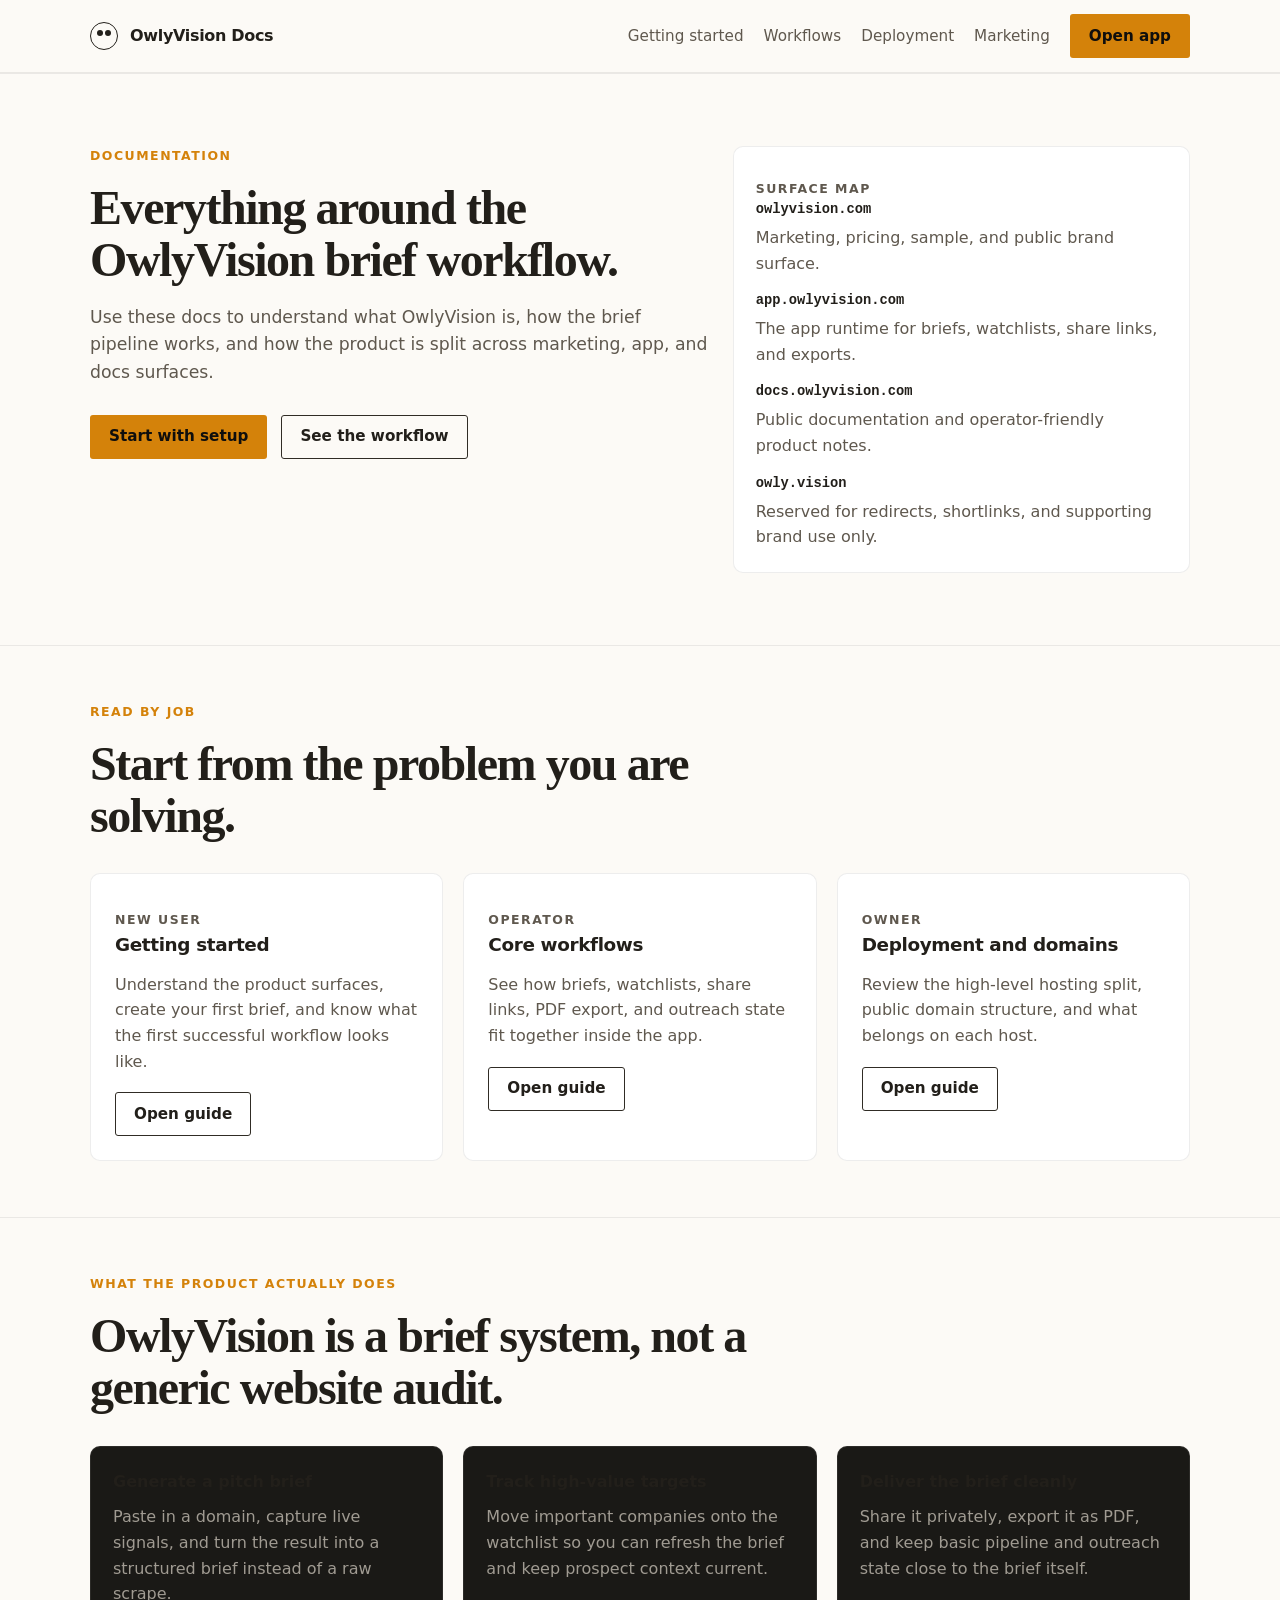
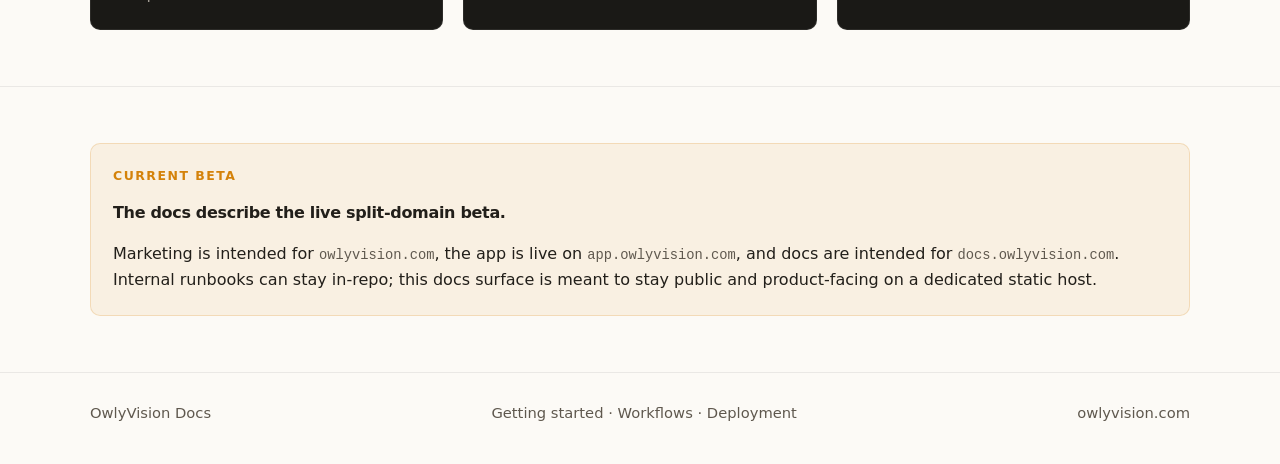
<file: index.html>
<!DOCTYPE html>
<html lang="en">
<head>
  <meta charset="utf-8">
  <meta name="viewport" content="width=device-width, initial-scale=1">
  <title>OwlyVision Docs</title>
  <meta name="description" content="Public documentation for OwlyVision: product overview, workflows, and deployment notes.">
  <meta name="robots" content="index, follow">
  <link rel="canonical" href="https://docs.owlyvision.com/">
  <link rel="icon" href="/favicon.svg" type="image/svg+xml">
  <link rel="stylesheet" href="/styles.css">
</head>
<body class="page--light docs-page">
  <div class="site-shell">
    <header class="topbar">
      <div class="container topbar__inner">
        <a class="brand brand--ink" href="./" aria-label="OwlyVision docs home">
          <span class="brand__mark" aria-hidden="true"></span>
          <span class="brand__word">OwlyVision Docs</span>
        </a>
        <nav class="topbar__nav" aria-label="Documentation">
          <a href="getting-started">Getting started</a>
          <a href="workflows">Workflows</a>
          <a href="deployment">Deployment</a>
          <a href="https://owlyvision.com/">Marketing</a>
          <a class="button button--primary" href="https://app.owlyvision.com/app/index.html">Open app</a>
        </nav>
      </div>
    </header>

    <main>
      <section class="page-section docs-hero">
        <div class="container">
          <div class="docs-hero__grid">
            <div class="docs-hero__content">
              <p class="eyebrow">Documentation</p>
              <h1 class="section-title">Everything around the OwlyVision brief workflow.</h1>
              <p class="section-lead">Use these docs to understand what OwlyVision is, how the brief pipeline works, and how the product is split across marketing, app, and docs surfaces.</p>
              <div class="cta-cluster">
                <a class="button button--primary" href="getting-started">Start with setup</a>
                <a class="button button--secondary" href="workflows">See the workflow</a>
              </div>
            </div>
            <aside class="panel docs-highlight">
              <p class="preview-label">Surface map</p>
              <ul class="docs-link-list">
                <li><strong>owlyvision.com</strong><span>Marketing, pricing, sample, and public brand surface.</span></li>
                <li><strong>app.owlyvision.com</strong><span>The app runtime for briefs, watchlists, share links, and exports.</span></li>
                <li><strong>docs.owlyvision.com</strong><span>Public documentation and operator-friendly product notes.</span></li>
                <li><strong>owly.vision</strong><span>Reserved for redirects, shortlinks, and supporting brand use only.</span></li>
              </ul>
            </aside>
          </div>
        </div>
      </section>

      <section class="page-section page-section--tight">
        <div class="container">
          <div class="section-header">
            <p class="eyebrow">Read by job</p>
            <h2 class="section-title">Start from the problem you are solving.</h2>
          </div>
          <div class="docs-card-grid">
            <article class="docs-card">
              <p class="preview-label">New user</p>
              <h3>Getting started</h3>
              <p>Understand the product surfaces, create your first brief, and know what the first successful workflow looks like.</p>
              <a class="button button--secondary" href="getting-started">Open guide</a>
            </article>
            <article class="docs-card">
              <p class="preview-label">Operator</p>
              <h3>Core workflows</h3>
              <p>See how briefs, watchlists, share links, PDF export, and outreach state fit together inside the app.</p>
              <a class="button button--secondary" href="workflows">Open guide</a>
            </article>
            <article class="docs-card">
              <p class="preview-label">Owner</p>
              <h3>Deployment and domains</h3>
              <p>Review the high-level hosting split, public domain structure, and what belongs on each host.</p>
              <a class="button button--secondary" href="deployment">Open guide</a>
            </article>
          </div>
        </div>
      </section>

      <section class="page-section page-section--tight">
        <div class="container">
          <div class="section-header">
            <p class="eyebrow">What the product actually does</p>
            <h2 class="section-title">OwlyVision is a brief system, not a generic website audit.</h2>
          </div>
          <div class="section-grid">
            <article class="feature-card">
              <h3>Generate a pitch brief</h3>
              <p>Paste in a domain, capture live signals, and turn the result into a structured brief instead of a raw scrape.</p>
            </article>
            <article class="feature-card">
              <h3>Track high-value targets</h3>
              <p>Move important companies onto the watchlist so you can refresh the brief and keep prospect context current.</p>
            </article>
            <article class="feature-card">
              <h3>Deliver the brief cleanly</h3>
              <p>Share it privately, export it as PDF, and keep basic pipeline and outreach state close to the brief itself.</p>
            </article>
          </div>
        </div>
      </section>

      <section class="page-section page-section--tight">
        <div class="container">
          <div class="docs-callout">
            <p class="preview-label">Current beta</p>
            <h2 class="panel-title">The docs describe the live split-domain beta.</h2>
            <p>Marketing is intended for <span class="mono">owlyvision.com</span>, the app is live on <span class="mono">app.owlyvision.com</span>, and docs are intended for <span class="mono">docs.owlyvision.com</span>. Internal runbooks can stay in-repo; this docs surface is meant to stay public and product-facing on a dedicated static host.</p>
          </div>
        </div>
      </section>
    </main>

    <footer class="footer">
      <div class="container footer__inner">
        <div>OwlyVision Docs</div>
        <div><a href="getting-started">Getting started</a> · <a href="workflows">Workflows</a> · <a href="deployment">Deployment</a></div>
        <div><a href="https://owlyvision.com/">owlyvision.com</a></div>
      </div>
    </footer>
  </div>
</body>
</html>
</file>
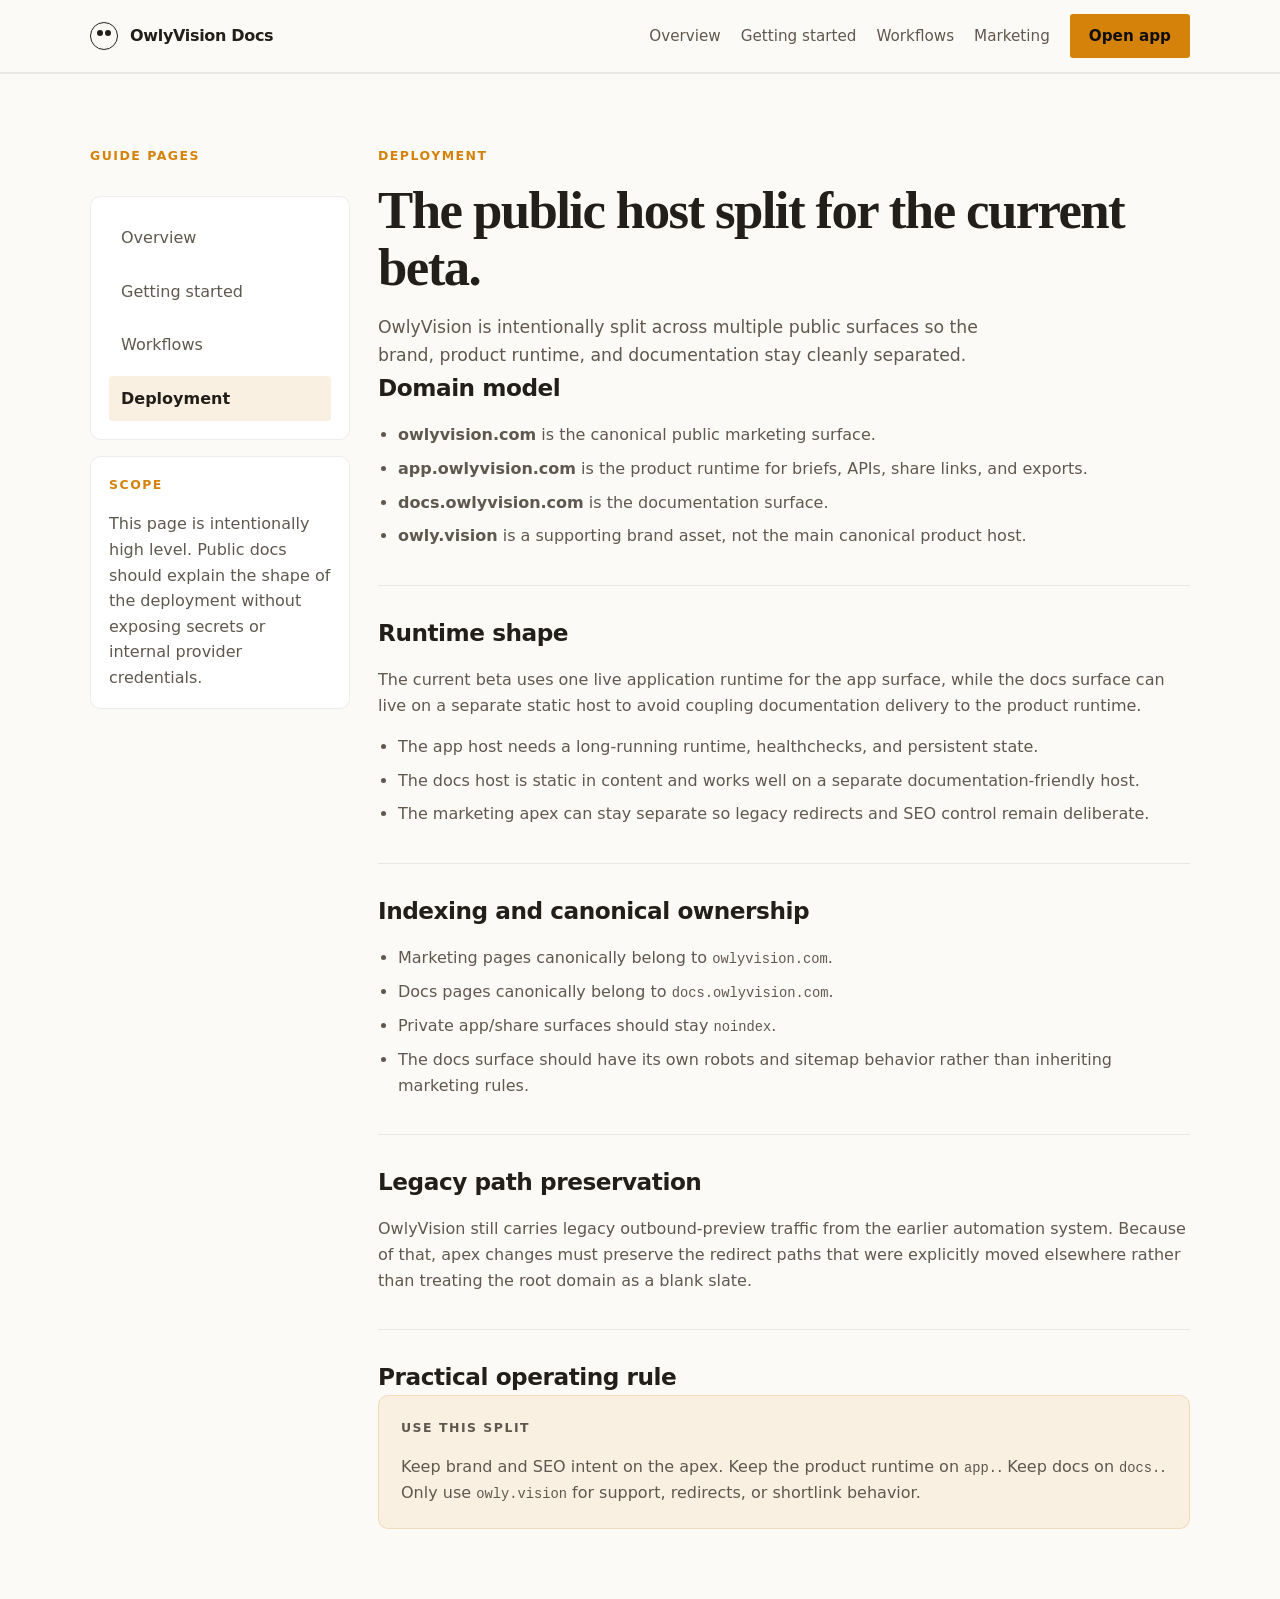
<file: deployment.html>
<!DOCTYPE html>
<html lang="en">
<head>
  <meta charset="utf-8">
  <meta name="viewport" content="width=device-width, initial-scale=1">
  <title>Deployment — OwlyVision Docs</title>
  <meta name="description" content="High-level deployment and domain model for the OwlyVision beta.">
  <meta name="robots" content="index, follow">
  <link rel="canonical" href="https://docs.owlyvision.com/deployment">
  <link rel="icon" href="/favicon.svg" type="image/svg+xml">
  <link rel="stylesheet" href="/styles.css">
</head>
<body class="page--light docs-page">
  <div class="site-shell">
    <header class="topbar">
      <div class="container topbar__inner">
        <a class="brand brand--ink" href="./" aria-label="OwlyVision docs home">
          <span class="brand__mark" aria-hidden="true"></span>
          <span class="brand__word">OwlyVision Docs</span>
        </a>
        <nav class="topbar__nav" aria-label="Documentation">
          <a href="./">Overview</a>
          <a href="getting-started">Getting started</a>
          <a href="workflows">Workflows</a>
          <a href="https://owlyvision.com/">Marketing</a>
          <a class="button button--primary" href="https://app.owlyvision.com/app/index.html">Open app</a>
        </nav>
      </div>
    </header>

    <main class="page-section">
      <div class="container docs-shell">
        <aside class="docs-sidebar">
          <p class="preview-label">Guide pages</p>
          <nav class="docs-sidebar__nav" aria-label="Guide pages">
            <a href="./">Overview</a>
            <a href="getting-started">Getting started</a>
            <a href="workflows">Workflows</a>
            <a class="is-active" href="deployment" aria-current="page">Deployment</a>
          </nav>
          <div class="docs-sidebar__panel">
            <p class="preview-label">Scope</p>
            <p>This page is intentionally high level. Public docs should explain the shape of the deployment without exposing secrets or internal provider credentials.</p>
          </div>
        </aside>

        <article class="docs-article">
          <p class="eyebrow">Deployment</p>
          <h1 class="page-title">The public host split for the current beta.</h1>
          <p class="section-lead">OwlyVision is intentionally split across multiple public surfaces so the brand, product runtime, and documentation stay cleanly separated.</p>

          <section id="domains">
            <h2>Domain model</h2>
            <ul class="docs-list">
              <li><strong>owlyvision.com</strong> is the canonical public marketing surface.</li>
              <li><strong>app.owlyvision.com</strong> is the product runtime for briefs, APIs, share links, and exports.</li>
              <li><strong>docs.owlyvision.com</strong> is the documentation surface.</li>
              <li><strong>owly.vision</strong> is a supporting brand asset, not the main canonical product host.</li>
            </ul>
          </section>

          <section id="runtime-shape">
            <h2>Runtime shape</h2>
            <p>The current beta uses one live application runtime for the app surface, while the docs surface can live on a separate static host to avoid coupling documentation delivery to the product runtime.</p>
            <ul class="docs-list">
              <li>The app host needs a long-running runtime, healthchecks, and persistent state.</li>
              <li>The docs host is static in content and works well on a separate documentation-friendly host.</li>
              <li>The marketing apex can stay separate so legacy redirects and SEO control remain deliberate.</li>
            </ul>
          </section>

          <section id="seo">
            <h2>Indexing and canonical ownership</h2>
            <ul class="docs-list">
              <li>Marketing pages canonically belong to <span class="mono">owlyvision.com</span>.</li>
              <li>Docs pages canonically belong to <span class="mono">docs.owlyvision.com</span>.</li>
              <li>Private app/share surfaces should stay <span class="mono">noindex</span>.</li>
              <li>The docs surface should have its own robots and sitemap behavior rather than inheriting marketing rules.</li>
            </ul>
          </section>

          <section id="legacy">
            <h2>Legacy path preservation</h2>
            <p>OwlyVision still carries legacy outbound-preview traffic from the earlier automation system. Because of that, apex changes must preserve the redirect paths that were explicitly moved elsewhere rather than treating the root domain as a blank slate.</p>
          </section>

          <section id="practical-rule">
            <h2>Practical operating rule</h2>
            <div class="docs-callout">
              <p class="preview-label">Use this split</p>
              <p>Keep brand and SEO intent on the apex. Keep the product runtime on <span class="mono">app.</span>. Keep docs on <span class="mono">docs.</span>. Only use <span class="mono">owly.vision</span> for support, redirects, or shortlink behavior.</p>
            </div>
          </section>
        </article>
      </div>
    </main>
  </div>
</body>
</html>
</file>
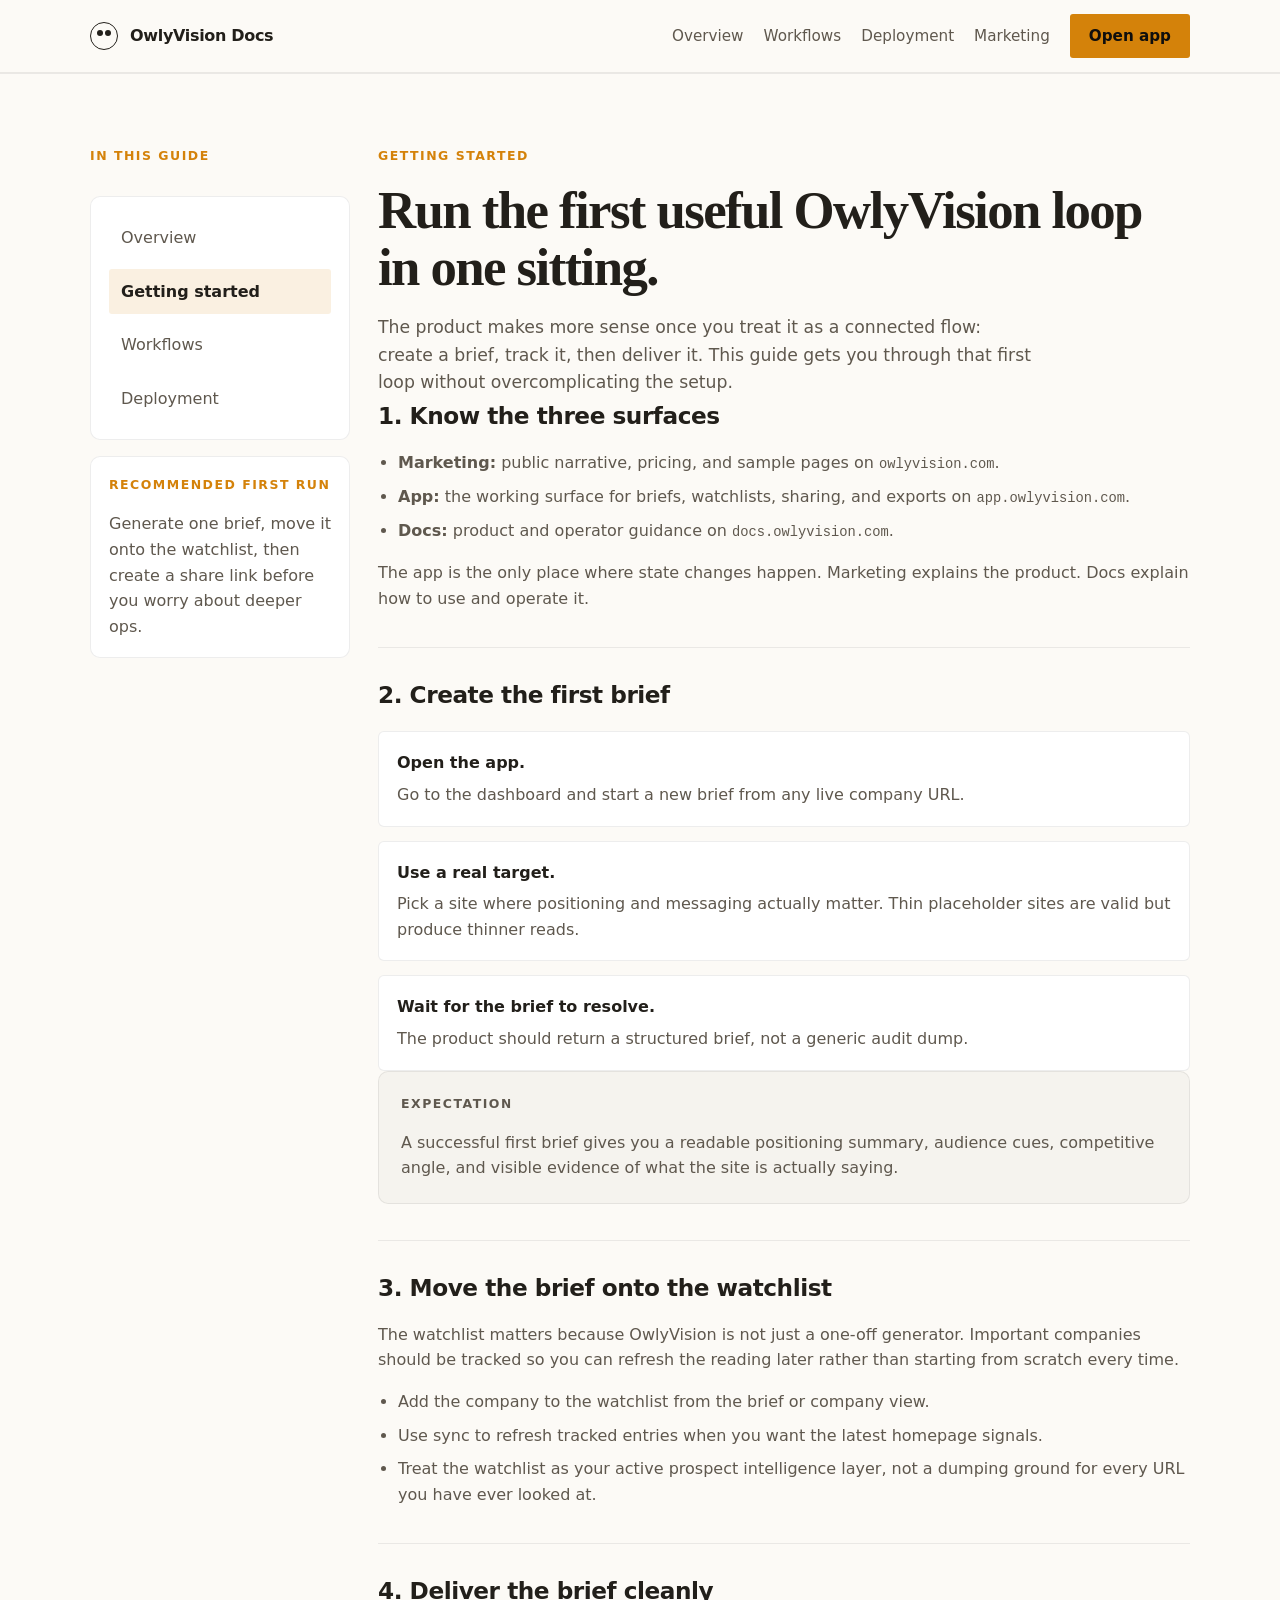
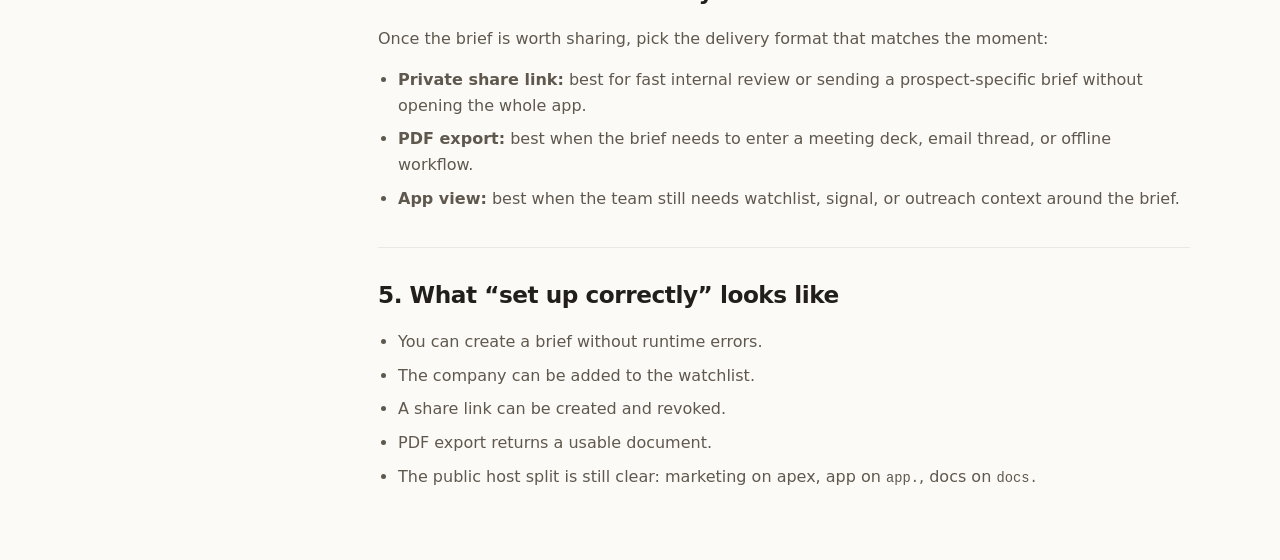
<file: getting-started.html>
<!DOCTYPE html>
<html lang="en">
<head>
  <meta charset="utf-8">
  <meta name="viewport" content="width=device-width, initial-scale=1">
  <title>Getting Started — OwlyVision Docs</title>
  <meta name="description" content="Get started with OwlyVision: first brief, first watchlist entry, and first share link.">
  <meta name="robots" content="index, follow">
  <link rel="canonical" href="https://docs.owlyvision.com/getting-started">
  <link rel="icon" href="/favicon.svg" type="image/svg+xml">
  <link rel="stylesheet" href="/styles.css">
</head>
<body class="page--light docs-page">
  <div class="site-shell">
    <header class="topbar">
      <div class="container topbar__inner">
        <a class="brand brand--ink" href="./" aria-label="OwlyVision docs home">
          <span class="brand__mark" aria-hidden="true"></span>
          <span class="brand__word">OwlyVision Docs</span>
        </a>
        <nav class="topbar__nav" aria-label="Documentation">
          <a href="./">Overview</a>
          <a href="workflows">Workflows</a>
          <a href="deployment">Deployment</a>
          <a href="https://owlyvision.com/">Marketing</a>
          <a class="button button--primary" href="https://app.owlyvision.com/app/index.html">Open app</a>
        </nav>
      </div>
    </header>

    <main class="page-section">
      <div class="container docs-shell">
        <aside class="docs-sidebar">
          <p class="preview-label">In this guide</p>
          <nav class="docs-sidebar__nav" aria-label="Guide pages">
            <a href="./">Overview</a>
            <a class="is-active" href="getting-started" aria-current="page">Getting started</a>
            <a href="workflows">Workflows</a>
            <a href="deployment">Deployment</a>
          </nav>
          <div class="docs-sidebar__panel">
            <p class="preview-label">Recommended first run</p>
            <p>Generate one brief, move it onto the watchlist, then create a share link before you worry about deeper ops.</p>
          </div>
        </aside>

        <article class="docs-article">
          <p class="eyebrow">Getting started</p>
          <h1 class="page-title">Run the first useful OwlyVision loop in one sitting.</h1>
          <p class="section-lead">The product makes more sense once you treat it as a connected flow: create a brief, track it, then deliver it. This guide gets you through that first loop without overcomplicating the setup.</p>

          <section id="before-you-start">
            <h2>1. Know the three surfaces</h2>
            <ul class="docs-list">
              <li><strong>Marketing:</strong> public narrative, pricing, and sample pages on <span class="mono">owlyvision.com</span>.</li>
              <li><strong>App:</strong> the working surface for briefs, watchlists, sharing, and exports on <span class="mono">app.owlyvision.com</span>.</li>
              <li><strong>Docs:</strong> product and operator guidance on <span class="mono">docs.owlyvision.com</span>.</li>
            </ul>
            <p>The app is the only place where state changes happen. Marketing explains the product. Docs explain how to use and operate it.</p>
          </section>

          <section id="first-brief">
            <h2>2. Create the first brief</h2>
            <ol class="docs-step-list">
              <li class="docs-step"><strong>Open the app.</strong><span>Go to the dashboard and start a new brief from any live company URL.</span></li>
              <li class="docs-step"><strong>Use a real target.</strong><span>Pick a site where positioning and messaging actually matter. Thin placeholder sites are valid but produce thinner reads.</span></li>
              <li class="docs-step"><strong>Wait for the brief to resolve.</strong><span>The product should return a structured brief, not a generic audit dump.</span></li>
            </ol>
            <div class="docs-callout docs-callout--muted">
              <p class="preview-label">Expectation</p>
              <p>A successful first brief gives you a readable positioning summary, audience cues, competitive angle, and visible evidence of what the site is actually saying.</p>
            </div>
          </section>

          <section id="watchlist">
            <h2>3. Move the brief onto the watchlist</h2>
            <p>The watchlist matters because OwlyVision is not just a one-off generator. Important companies should be tracked so you can refresh the reading later rather than starting from scratch every time.</p>
            <ul class="docs-list">
              <li>Add the company to the watchlist from the brief or company view.</li>
              <li>Use sync to refresh tracked entries when you want the latest homepage signals.</li>
              <li>Treat the watchlist as your active prospect intelligence layer, not a dumping ground for every URL you have ever looked at.</li>
            </ul>
          </section>

          <section id="sharing">
            <h2>4. Deliver the brief cleanly</h2>
            <p>Once the brief is worth sharing, pick the delivery format that matches the moment:</p>
            <ul class="docs-list">
              <li><strong>Private share link:</strong> best for fast internal review or sending a prospect-specific brief without opening the whole app.</li>
              <li><strong>PDF export:</strong> best when the brief needs to enter a meeting deck, email thread, or offline workflow.</li>
              <li><strong>App view:</strong> best when the team still needs watchlist, signal, or outreach context around the brief.</li>
            </ul>
          </section>

          <section id="good-first-state">
            <h2>5. What “set up correctly” looks like</h2>
            <ul class="docs-list">
              <li>You can create a brief without runtime errors.</li>
              <li>The company can be added to the watchlist.</li>
              <li>A share link can be created and revoked.</li>
              <li>PDF export returns a usable document.</li>
              <li>The public host split is still clear: marketing on apex, app on <span class="mono">app.</span>, docs on <span class="mono">docs.</span></li>
            </ul>
          </section>
        </article>
      </div>
    </main>
  </div>
</body>
</html>
</file>
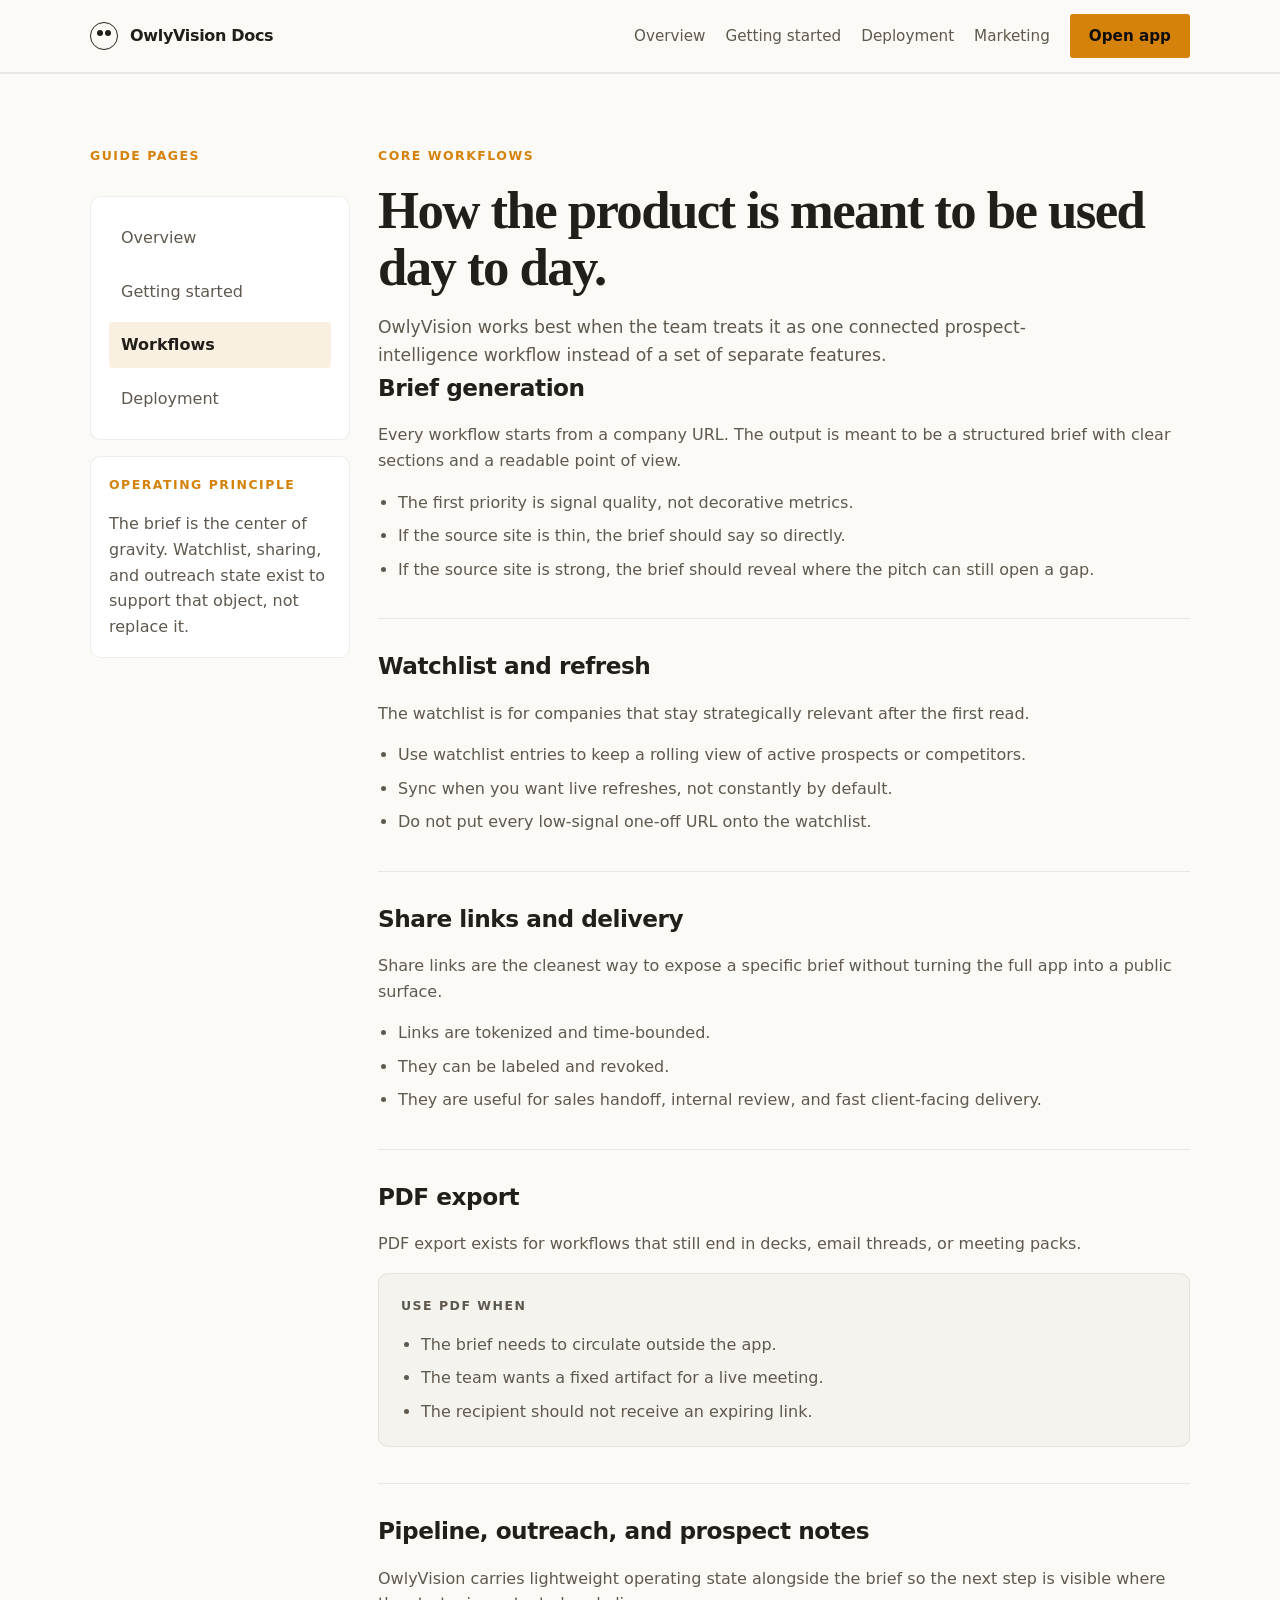
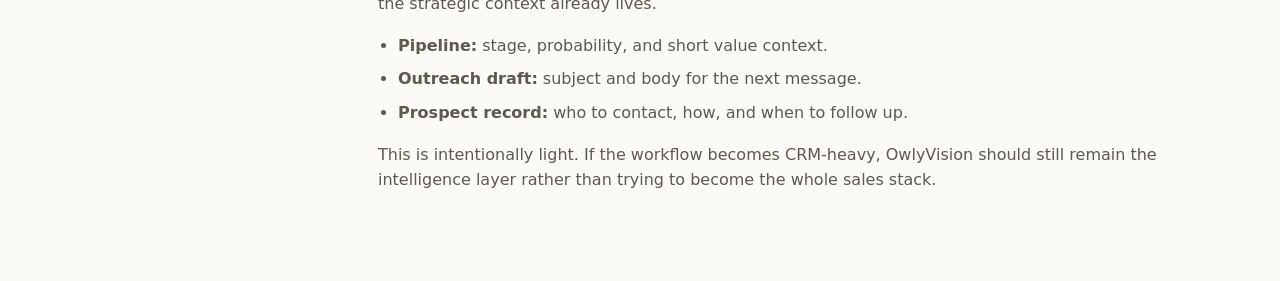
<file: workflows.html>
<!DOCTYPE html>
<html lang="en">
<head>
  <meta charset="utf-8">
  <meta name="viewport" content="width=device-width, initial-scale=1">
  <title>Workflows — OwlyVision Docs</title>
  <meta name="description" content="Core product workflows inside OwlyVision: briefs, watchlists, sharing, PDF exports, and pipeline state.">
  <meta name="robots" content="index, follow">
  <link rel="canonical" href="https://docs.owlyvision.com/workflows">
  <link rel="icon" href="/favicon.svg" type="image/svg+xml">
  <link rel="stylesheet" href="/styles.css">
</head>
<body class="page--light docs-page">
  <div class="site-shell">
    <header class="topbar">
      <div class="container topbar__inner">
        <a class="brand brand--ink" href="./" aria-label="OwlyVision docs home">
          <span class="brand__mark" aria-hidden="true"></span>
          <span class="brand__word">OwlyVision Docs</span>
        </a>
        <nav class="topbar__nav" aria-label="Documentation">
          <a href="./">Overview</a>
          <a href="getting-started">Getting started</a>
          <a href="deployment">Deployment</a>
          <a href="https://owlyvision.com/">Marketing</a>
          <a class="button button--primary" href="https://app.owlyvision.com/app/index.html">Open app</a>
        </nav>
      </div>
    </header>

    <main class="page-section">
      <div class="container docs-shell">
        <aside class="docs-sidebar">
          <p class="preview-label">Guide pages</p>
          <nav class="docs-sidebar__nav" aria-label="Guide pages">
            <a href="./">Overview</a>
            <a href="getting-started">Getting started</a>
            <a class="is-active" href="workflows" aria-current="page">Workflows</a>
            <a href="deployment">Deployment</a>
          </nav>
          <div class="docs-sidebar__panel">
            <p class="preview-label">Operating principle</p>
            <p>The brief is the center of gravity. Watchlist, sharing, and outreach state exist to support that object, not replace it.</p>
          </div>
        </aside>

        <article class="docs-article">
          <p class="eyebrow">Core workflows</p>
          <h1 class="page-title">How the product is meant to be used day to day.</h1>
          <p class="section-lead">OwlyVision works best when the team treats it as one connected prospect-intelligence workflow instead of a set of separate features.</p>

          <section id="briefs">
            <h2>Brief generation</h2>
            <p>Every workflow starts from a company URL. The output is meant to be a structured brief with clear sections and a readable point of view.</p>
            <ul class="docs-list">
              <li>The first priority is signal quality, not decorative metrics.</li>
              <li>If the source site is thin, the brief should say so directly.</li>
              <li>If the source site is strong, the brief should reveal where the pitch can still open a gap.</li>
            </ul>
          </section>

          <section id="watchlist">
            <h2>Watchlist and refresh</h2>
            <p>The watchlist is for companies that stay strategically relevant after the first read.</p>
            <ul class="docs-list">
              <li>Use watchlist entries to keep a rolling view of active prospects or competitors.</li>
              <li>Sync when you want live refreshes, not constantly by default.</li>
              <li>Do not put every low-signal one-off URL onto the watchlist.</li>
            </ul>
          </section>

          <section id="share-links">
            <h2>Share links and delivery</h2>
            <p>Share links are the cleanest way to expose a specific brief without turning the full app into a public surface.</p>
            <ul class="docs-list">
              <li>Links are tokenized and time-bounded.</li>
              <li>They can be labeled and revoked.</li>
              <li>They are useful for sales handoff, internal review, and fast client-facing delivery.</li>
            </ul>
          </section>

          <section id="pdf">
            <h2>PDF export</h2>
            <p>PDF export exists for workflows that still end in decks, email threads, or meeting packs.</p>
            <div class="docs-callout docs-callout--muted">
              <p class="preview-label">Use PDF when</p>
              <ul class="docs-list">
                <li>The brief needs to circulate outside the app.</li>
                <li>The team wants a fixed artifact for a live meeting.</li>
                <li>The recipient should not receive an expiring link.</li>
              </ul>
            </div>
          </section>

          <section id="pipeline">
            <h2>Pipeline, outreach, and prospect notes</h2>
            <p>OwlyVision carries lightweight operating state alongside the brief so the next step is visible where the strategic context already lives.</p>
            <ul class="docs-list">
              <li><strong>Pipeline:</strong> stage, probability, and short value context.</li>
              <li><strong>Outreach draft:</strong> subject and body for the next message.</li>
              <li><strong>Prospect record:</strong> who to contact, how, and when to follow up.</li>
            </ul>
            <p>This is intentionally light. If the workflow becomes CRM-heavy, OwlyVision should still remain the intelligence layer rather than trying to become the whole sales stack.</p>
          </section>
        </article>
      </div>
    </main>
  </div>
</body>
</html>
</file>
<file: styles.css>
:root {
  --color-bg-base: #0f0e0d;
  --color-bg-elevated: #1a1916;
  --color-bg-overlay: #232119;
  --color-bg-inset: #141312;
  --color-bg-light: #f3f0ea;
  --color-bg-paper: #fcfaf6;
  --color-text-primary: #f0ede8;
  --color-text-secondary: #a09b92;
  --color-text-disabled: #5c584f;
  --color-ink: #221f1a;
  --color-ink-soft: #5f584e;
  --color-amber: #d4820a;
  --color-amber-hover: #e8a030;
  --color-amber-muted: #2a1e08;
  --color-amber-border: #4a3010;
  --color-border-subtle: #1e1c18;
  --color-border-default: #302c25;
  --color-border-strong: #4a4540;
  --color-border-focus: #d4820a;
  --color-error: #c0392b;
  --color-error-bg: #2a0a08;
  --color-success: #2d7a4f;
  --color-success-bg: #0a1f14;
  --font-display: "DM Serif Display", Georgia, serif;
  --font-sans: "Inter", "Segoe UI", system-ui, sans-serif;
  --font-mono: "JetBrains Mono", Consolas, monospace;
  --space-1: 4px;
  --space-2: 8px;
  --space-3: 12px;
  --space-4: 16px;
  --space-5: 20px;
  --space-6: 24px;
  --space-8: 32px;
  --space-10: 40px;
  --space-12: 48px;
  --space-16: 64px;
  --space-20: 80px;
  --space-24: 96px;
  --space-32: 128px;
  --radius-sm: 3px;
  --radius-md: 6px;
  --radius-lg: 10px;
  --radius-full: 9999px;
  --shadow-sm: 0 1px 2px rgba(0, 0, 0, 0.45);
  --shadow-md: 0 8px 24px rgba(0, 0, 0, 0.4);
  --content-xs: 480px;
  --content-sm: 640px;
  --content-md: 760px;
  --content-lg: 1100px;
  --content-xl: 1280px;
}

*,
*::before,
*::after {
  box-sizing: border-box;
}

[hidden] {
  display: none !important;
}

html {
  font-size: 16px;
  scroll-behavior: smooth;
}

body {
  margin: 0;
  font-family: var(--font-sans);
  background: var(--color-bg-base);
  color: var(--color-text-primary);
  line-height: 1.6;
  -webkit-font-smoothing: antialiased;
}

img {
  display: block;
  max-width: 100%;
}

a {
  color: inherit;
  text-decoration: none;
}

button,
input {
  font: inherit;
}

:focus-visible {
  outline: 2px solid var(--color-border-focus);
  outline-offset: 3px;
}

.page--light {
  background: var(--color-bg-paper);
  color: var(--color-ink);
}

.page--light .section-label,
.page--light .eyebrow {
  color: var(--color-amber);
}

.brand--ink {
  color: var(--color-ink);
}

.container {
  width: min(calc(100% - 40px), var(--content-lg));
  margin: 0 auto;
}

.container--reading {
  width: min(calc(100% - 40px), var(--content-md));
  margin: 0 auto;
}

.site-shell {
  min-height: 100vh;
}

.brand {
  display: inline-flex;
  align-items: center;
  gap: 12px;
  font-weight: 600;
  letter-spacing: -0.02em;
}

.brand__mark {
  position: relative;
  width: 28px;
  height: 28px;
  border: 1.5px solid currentColor;
  border-radius: 50%;
}

.brand__mark::before,
.brand__mark::after {
  content: "";
  position: absolute;
  top: 7px;
  width: 6px;
  height: 6px;
  border-radius: 50%;
  background: currentColor;
}

.brand__mark::before {
  left: 6px;
}

.brand__mark::after {
  right: 6px;
}

.brand__word {
  font-size: 1rem;
}

.topbar {
  position: sticky;
  top: 0;
  z-index: 20;
  border-bottom: 1px solid rgba(255, 255, 255, 0.08);
  background: rgba(15, 14, 13, 0.88);
  backdrop-filter: blur(12px);
}

.page--light .topbar {
  background: rgba(252, 250, 246, 0.92);
  border-bottom-color: rgba(34, 31, 26, 0.08);
}

.topbar__inner {
  display: flex;
  align-items: center;
  justify-content: space-between;
  gap: 16px;
  min-height: 72px;
}

.topbar__nav {
  display: flex;
  align-items: center;
  gap: 20px;
  color: var(--color-text-secondary);
  font-size: 0.95rem;
}

.page--light .topbar__nav {
  color: var(--color-ink-soft);
}

.topbar__nav a:hover {
  color: var(--color-text-primary);
}

.page--light .topbar__nav a:hover {
  color: var(--color-ink);
}

.button {
  display: inline-flex;
  align-items: center;
  justify-content: center;
  gap: 10px;
  min-height: 44px;
  padding: 0 18px;
  border: 1px solid transparent;
  border-radius: var(--radius-sm);
  font-size: 0.95rem;
  font-weight: 600;
  transition: background 120ms ease, border-color 120ms ease, color 120ms ease, transform 120ms ease;
  cursor: pointer;
}

.button:hover {
  transform: translateY(-1px);
}

.button--primary {
  background: var(--color-amber);
  color: var(--color-bg-base);
}

.button--primary:hover {
  background: var(--color-amber-hover);
}

.button--secondary {
  border-color: var(--color-border-default);
  color: var(--color-text-primary);
  background: transparent;
}

.button--secondary:hover {
  border-color: var(--color-amber);
  color: var(--color-amber-hover);
}

.button--secondary-warning {
  border-color: #8f5f58;
  color: #e4b5ae;
}

.button--secondary-warning:hover,
.button--secondary-warning:focus-visible {
  border-color: #b27d74;
  color: #f1c3bb;
}

.page--light .button--secondary {
  color: var(--color-ink);
}

.button--ghost {
  padding-inline: 0;
  min-height: auto;
  border: 0;
  color: var(--color-amber);
  background: transparent;
}

.button--ghost:hover {
  color: var(--color-amber-hover);
}

.button--ghost-warning {
  color: #e4b5ae;
}

.button--ghost-warning:hover,
.button--ghost-warning:focus-visible {
  color: #f1c3bb;
}

.hero {
  padding: 88px 0 64px;
}

.hero__grid {
  display: grid;
  gap: 48px;
  align-items: start;
  grid-template-columns: minmax(0, 1.1fr) minmax(300px, 0.9fr);
}

.hero__content {
  max-width: 640px;
}

.eyebrow {
  margin: 0 0 16px;
  color: var(--color-amber);
  font-size: 0.78rem;
  font-weight: 700;
  letter-spacing: 0.12em;
  text-transform: uppercase;
}

.hero__title,
.section-title,
.page-title {
  margin: 0;
  font-family: var(--font-display);
  letter-spacing: -0.03em;
  line-height: 1.08;
}

.hero__title {
  font-size: clamp(2.8rem, 7vw, 4.9rem);
}

.hero__lead,
.section-lead {
  margin: 18px 0 0;
  color: var(--color-text-secondary);
  font-size: 1.08rem;
  max-width: 60ch;
}

.page--light .hero__lead,
.page--light .section-lead,
.page--light .muted {
  color: var(--color-ink-soft);
}

.hero__actions,
.cta-cluster {
  display: flex;
  gap: 14px;
  flex-wrap: wrap;
  margin-top: 28px;
}

.hero__support {
  margin-top: 14px;
  font-size: 0.9rem;
  color: var(--color-text-disabled);
}

.hero__preview {
  background: linear-gradient(180deg, rgba(212, 130, 10, 0.06), rgba(212, 130, 10, 0)) var(--color-bg-elevated);
  border: 1px solid rgba(255, 255, 255, 0.08);
  border-radius: var(--radius-lg);
  padding: 26px;
  box-shadow: var(--shadow-md);
}

.page--light .hero__preview,
.page--light .panel,
.page--light .pricing-card,
.page--light .brief-preview,
.page--light .sample-gate {
  background: #fff;
  border-color: rgba(34, 31, 26, 0.08);
  color: var(--color-ink);
}

.preview-label,
.section-label {
  margin: 0 0 14px;
  color: var(--color-amber);
  font-size: 0.78rem;
  font-weight: 700;
  letter-spacing: 0.12em;
  text-transform: uppercase;
}

.brief-preview {
  background: var(--color-bg-overlay);
  border: 1px solid rgba(255, 255, 255, 0.08);
  border-radius: var(--radius-lg);
  padding: 24px;
}

.brief-preview__company {
  display: flex;
  justify-content: space-between;
  gap: 16px;
  margin-bottom: 22px;
}

.brief-preview__title {
  margin: 0 0 4px;
  font-size: 1.25rem;
  font-weight: 600;
  letter-spacing: -0.02em;
}

.brief-preview__meta,
.detail-meta,
.mono {
  font-family: var(--font-mono);
  font-size: 0.86rem;
  color: var(--color-text-secondary);
}

.page--light .brief-preview__meta,
.page--light .detail-meta,
.page--light .mono {
  color: var(--color-ink-soft);
}

.brief-preview__section {
  margin-top: 18px;
  padding-top: 18px;
  border-top: 1px solid rgba(255, 255, 255, 0.08);
}

.page--light .brief-preview__section {
  border-top-color: rgba(34, 31, 26, 0.08);
}

.brief-preview__section h3,
.brief-section h2,
.pricing-card__title,
.panel-title {
  margin: 0;
  font-size: 1rem;
  font-weight: 600;
  letter-spacing: -0.02em;
}

.brief-preview__section p,
.brief-section p,
.brief-section li,
.panel p {
  margin: 10px 0 0;
  color: var(--color-text-secondary);
}

.page--light .brief-preview__section p,
.page--light .brief-section p,
.page--light .brief-section li,
.page--light .panel p {
  color: var(--color-ink-soft);
}

.insight-box {
  margin-top: 14px;
  padding: 14px 16px;
  border-left: 3px solid var(--color-amber);
  border-radius: var(--radius-sm);
  background: var(--color-amber-muted);
}

.page--light .insight-box {
  background: rgba(212, 130, 10, 0.08);
}

.value-bar,
.section-grid,
.pricing-grid,
.dashboard-grid,
.use-case-grid {
  display: grid;
  gap: 20px;
}

.value-bar {
  grid-template-columns: repeat(3, minmax(0, 1fr));
  margin-top: 48px;
}

.value-card,
.feature-card,
.pricing-card,
.panel,
.use-case-card {
  background: var(--color-bg-elevated);
  border: 1px solid rgba(255, 255, 255, 0.08);
  border-radius: var(--radius-lg);
  padding: 22px;
}

.value-card h3,
.feature-card h3,
.use-case-card h3 {
  margin: 0;
  font-size: 1rem;
  font-weight: 600;
}

.value-card p,
.feature-card p,
.use-case-card p {
  margin: 10px 0 0;
  color: var(--color-text-secondary);
}

.page-section {
  padding: 72px 0;
  border-top: 1px solid rgba(255, 255, 255, 0.06);
}

.page--light .page-section {
  border-top-color: rgba(34, 31, 26, 0.08);
}

.page-section--tight {
  padding: 56px 0;
}

.section-header {
  max-width: 720px;
  margin-bottom: 32px;
}

.section-title {
  font-size: clamp(2rem, 4.8vw, 3rem);
}

.section-grid {
  grid-template-columns: repeat(3, minmax(0, 1fr));
}

.quote-list {
  display: grid;
  gap: 18px;
}

.quote {
  padding: 22px;
  border-left: 2px solid var(--color-amber);
  background: rgba(255, 255, 255, 0.02);
}

.page--light .quote {
  background: rgba(34, 31, 26, 0.03);
}

.quote p {
  margin: 0;
  font-size: 1.02rem;
}

.quote footer {
  margin-top: 12px;
  color: var(--color-text-secondary);
  font-size: 0.92rem;
}

.step-list {
  display: grid;
  gap: 16px;
}

.step {
  display: grid;
  grid-template-columns: 68px minmax(0, 1fr);
  gap: 16px;
  align-items: start;
}

.step__number {
  color: var(--color-amber);
  font-size: 0.9rem;
  font-weight: 700;
  letter-spacing: 0.12em;
  text-transform: uppercase;
}

.pricing-grid {
  grid-template-columns: repeat(3, minmax(0, 1fr));
}

.pricing-card--featured {
  border-color: rgba(212, 130, 10, 0.5);
  background: linear-gradient(180deg, rgba(212, 130, 10, 0.08), rgba(212, 130, 10, 0.01)) var(--color-bg-elevated);
}

.pricing-card__price {
  margin: 16px 0 0;
  font-size: 2.2rem;
  font-weight: 600;
  letter-spacing: -0.03em;
}

.pricing-card__description,
.pricing-faq p {
  margin-top: 10px;
  color: var(--color-text-secondary);
}

.pricing-card ul,
.brief-section ul {
  margin: 16px 0 0;
  padding-left: 20px;
}

.pricing-card li,
.brief-section li {
  margin-top: 8px;
}

.pricing-faq {
  margin-top: 36px;
  display: grid;
  gap: 18px;
}

.pricing-faq h3 {
  margin: 0;
  font-size: 1rem;
}

.inline-input {
  display: flex;
  gap: 12px;
  align-items: stretch;
}

.input {
  width: 100%;
  min-height: 50px;
  padding: 0 16px;
  border: 1px solid var(--color-border-default);
  border-radius: var(--radius-sm);
  background: var(--color-bg-inset);
  color: var(--color-text-primary);
}

.page--light .input,
.auth-card .input {
  background: #fff;
  color: var(--color-ink);
}

.input::placeholder {
  color: var(--color-text-disabled);
}

.input--select {
  min-height: 42px;
  padding-right: 40px;
}

.input--textarea {
  min-height: 96px;
  padding-top: 14px;
  resize: vertical;
  line-height: 1.45;
}

.share-label-control,
.share-expiry-control {
  display: grid;
  gap: 8px;
  margin-top: 16px;
}

.share-label-control span,
.share-expiry-control span {
  color: var(--color-text-disabled);
  font-family: var(--font-ui);
  font-size: 0.72rem;
  font-weight: 700;
  letter-spacing: 0.14em;
  text-transform: uppercase;
}

.panel--pipeline {
  background: linear-gradient(180deg, rgba(212, 130, 10, 0.08), rgba(255, 255, 255, 0.03)) var(--color-bg-elevated);
}

.panel--prospect {
  background: linear-gradient(180deg, rgba(186, 157, 96, 0.08), rgba(255, 255, 255, 0.03)) var(--color-bg-elevated);
}

.panel--outreach {
  background: linear-gradient(180deg, rgba(97, 142, 94, 0.1), rgba(255, 255, 255, 0.03)) var(--color-bg-elevated);
}

.input--date {
  color-scheme: dark;
}

.page--light .input--date,
.auth-card .input--date {
  color-scheme: light;
}

.pipeline-current {
  display: flex;
  justify-content: space-between;
  gap: 12px;
  align-items: center;
  margin: 14px 0;
  padding: 12px;
  border: 1px solid rgba(212, 130, 10, 0.22);
  border-radius: 14px;
  background: rgba(212, 130, 10, 0.08);
}

.pipeline-current strong {
  color: var(--color-text-primary);
}

.pipeline-current span {
  color: var(--color-text-disabled);
  font-size: 0.82rem;
}

.share-audit {
  margin-top: 18px;
}

.share-links {
  margin-top: 18px;
}

.share-links__list {
  display: grid;
  gap: 10px;
  margin: 0;
  padding: 0;
  list-style: none;
}

.share-links__list li {
  display: grid;
  grid-template-columns: minmax(0, 1fr) auto;
  gap: 12px;
  align-items: center;
  padding: 12px;
  border: 1px solid rgba(255, 255, 255, 0.08);
  border-radius: 14px;
  background: rgba(255, 255, 255, 0.03);
}

.share-links__list strong,
.share-links__list small {
  display: block;
}

.share-links__list strong {
  color: var(--color-text-primary);
}

.share-links__list small {
  margin-top: 3px;
  color: var(--color-text-disabled);
  line-height: 1.35;
}

.share-links__actions {
  display: inline-flex;
  gap: 8px;
  flex-wrap: wrap;
  justify-content: flex-end;
}

.share-engagement {
  display: grid;
  grid-template-columns: repeat(2, minmax(0, 1fr));
  gap: 10px;
  margin-top: 16px;
}

.share-engagement__item,
.share-engagement__empty {
  padding: 10px;
  border: 1px solid rgba(255, 255, 255, 0.08);
  border-radius: 12px;
  background: rgba(255, 255, 255, 0.03);
}

.share-engagement__item {
  display: grid;
  gap: 3px;
}

.share-engagement__item--wide,
.share-engagement__empty {
  grid-column: 1 / -1;
}

.share-engagement__item span {
  color: var(--color-text-primary);
  font-weight: 800;
}

.share-engagement__item small,
.share-engagement__empty {
  color: var(--color-text-disabled);
  font-size: 0.82rem;
  line-height: 1.35;
}

.share-audit__label {
  margin: 0 0 10px;
  color: var(--color-text-disabled);
  font-family: var(--font-ui);
  font-size: 0.72rem;
  font-weight: 700;
  letter-spacing: 0.14em;
  text-transform: uppercase;
}

.share-audit__list {
  display: grid;
  gap: 10px;
  margin: 0;
  padding: 0;
  list-style: none;
}

.share-audit__list li {
  display: grid;
  gap: 3px;
  padding: 10px 0 0;
  border-top: 1px solid rgba(255, 255, 255, 0.08);
}

.share-audit__list span {
  color: var(--color-text-primary);
  font-weight: 700;
}

.share-audit__list small,
.share-audit__list em {
  color: var(--color-text-disabled);
  font-style: normal;
  line-height: 1.45;
}

.app-layout {
  display: grid;
  grid-template-columns: 240px minmax(0, 1fr);
  min-height: 100vh;
}

.app-sidebar {
  padding: 28px 20px;
  border-right: 1px solid rgba(255, 255, 255, 0.08);
  background: #141311;
}

.app-main {
  padding: 28px 28px 40px;
}

.app-nav {
  display: grid;
  gap: 8px;
  margin-top: 32px;
}

.app-nav a {
  display: flex;
  align-items: center;
  gap: 10px;
  min-height: 42px;
  padding: 0 12px;
  border-radius: var(--radius-sm);
  color: var(--color-text-secondary);
}

.app-nav a.is-active,
.app-nav a:hover {
  color: var(--color-text-primary);
  background: rgba(255, 255, 255, 0.04);
}

.app-nav__badge {
  margin-left: auto;
  padding: 3px 8px;
  border-radius: var(--radius-full);
  font-size: 0.74rem;
  color: var(--color-amber-hover);
  background: rgba(212, 130, 10, 0.14);
}

.app-account {
  margin-top: auto;
  padding-top: 32px;
  color: var(--color-text-secondary);
  font-size: 0.92rem;
}

.dashboard-header {
  display: flex;
  justify-content: space-between;
  gap: 24px;
  align-items: end;
}

.page-title {
  font-size: clamp(2.1rem, 5vw, 3.3rem);
}

.dashboard-grid {
  grid-template-columns: minmax(0, 1.5fr) minmax(290px, 0.8fr);
  margin-top: 32px;
}

.brief-index-grid {
  display: grid;
  grid-template-columns: minmax(0, 1.5fr) minmax(290px, 0.8fr);
  gap: 24px;
  margin-top: 32px;
}

.dashboard-meta {
  margin-top: 6px;
  color: var(--color-text-secondary);
  font-size: 0.95rem;
}

.brief-list {
  display: grid;
  gap: 14px;
  margin-top: 20px;
}

.brief-list__item {
  display: flex;
  justify-content: space-between;
  gap: 16px;
  align-items: center;
  padding: 16px 18px;
  border: 1px solid rgba(255, 255, 255, 0.08);
  border-radius: var(--radius-md);
  background: rgba(255, 255, 255, 0.02);
}

.brief-list__item:hover {
  border-color: rgba(212, 130, 10, 0.5);
}

.brief-list__meta h3 {
  margin: 0;
  font-size: 1rem;
}

.brief-list__meta p {
  margin: 6px 0 0;
  color: var(--color-text-secondary);
  font-size: 0.92rem;
}

.dashboard-section-head {
  display: flex;
  justify-content: space-between;
  gap: 16px;
  align-items: flex-start;
}

.dashboard-section-head .citation {
  margin: 0;
  max-width: 28ch;
  text-align: right;
}

.follow-up-list {
  display: grid;
  gap: 12px;
  margin-top: 18px;
}

.follow-up-item {
  display: grid;
  grid-template-columns: minmax(0, 1fr) auto;
  gap: 16px;
  align-items: flex-start;
  padding: 16px 18px;
  border: 1px solid rgba(255, 255, 255, 0.08);
  border-radius: var(--radius-md);
  background: rgba(255, 255, 255, 0.02);
}

.follow-up-item--due {
  border-color: rgba(212, 130, 10, 0.4);
  background: linear-gradient(180deg, rgba(212, 130, 10, 0.08), rgba(255, 255, 255, 0.02));
}

.follow-up-item__body {
  min-width: 0;
}

.follow-up-item__tags {
  display: flex;
  flex-wrap: wrap;
  gap: 10px;
  align-items: center;
  margin-bottom: 10px;
}

.follow-up-item__contact,
.follow-up-item__note,
.follow-up-empty {
  color: var(--color-text-secondary);
}

.follow-up-item__contact {
  margin: 10px 0 0;
}

.follow-up-item__note {
  margin: 8px 0 0;
}

.follow-up-item__actions {
  display: grid;
  gap: 10px;
  justify-items: end;
}

.follow-up-empty {
  margin-top: 18px;
  padding: 16px 18px;
  border: 1px dashed rgba(255, 255, 255, 0.12);
  border-radius: var(--radius-md);
  background: rgba(255, 255, 255, 0.02);
}

.signal-tag--due {
  color: var(--color-amber-hover);
  background: rgba(212, 130, 10, 0.18);
}

.signal-tag--scheduled {
  color: var(--color-text-primary);
  background: rgba(255, 255, 255, 0.08);
}

.signal-tag--stage-open {
  color: var(--color-text-primary);
  background: rgba(97, 142, 94, 0.16);
}

.signal-tag--stage-draft {
  color: var(--color-text-secondary);
  background: rgba(255, 255, 255, 0.06);
}

.signal-tag--stage-won {
  color: #9ee3b6;
  background: rgba(45, 122, 79, 0.18);
}

.signal-tag--stage-closed {
  color: #e4b5ae;
  background: rgba(192, 57, 43, 0.16);
}

.brief-worklist {
  display: grid;
  gap: 12px;
  margin-top: 18px;
}

.brief-work-item {
  display: grid;
  grid-template-columns: minmax(0, 1fr) auto;
  gap: 16px;
  align-items: flex-start;
  padding: 16px 18px;
  border: 1px solid rgba(255, 255, 255, 0.08);
  border-radius: var(--radius-md);
  background: rgba(255, 255, 255, 0.02);
}

.brief-work-item--due {
  border-color: rgba(212, 130, 10, 0.4);
  background: linear-gradient(180deg, rgba(212, 130, 10, 0.08), rgba(255, 255, 255, 0.02));
}

.brief-work-item__body {
  min-width: 0;
}

.brief-work-item__tags {
  display: flex;
  flex-wrap: wrap;
  gap: 10px;
  align-items: center;
  margin-bottom: 10px;
}

.brief-work-item__contact,
.brief-work-item__summary {
  color: var(--color-text-secondary);
}

.brief-work-item__contact {
  margin: 10px 0 0;
}

.brief-work-item__summary {
  margin: 8px 0 0;
}

.brief-work-item__actions {
  display: grid;
  gap: 10px;
  justify-items: end;
}

.usage-meter {
  margin-top: 14px;
}

.usage-meter__bar {
  height: 5px;
  border-radius: var(--radius-full);
  background: rgba(255, 255, 255, 0.06);
  overflow: hidden;
}

.usage-meter__fill {
  display: block;
  width: 60%;
  height: 100%;
  background: var(--color-amber);
}

.processing {
  min-height: 100vh;
  display: grid;
  place-items: center;
  padding: 40px 20px;
}

.processing__panel {
  width: min(100%, var(--content-xs));
  text-align: center;
}

.processing__status {
  margin-top: 28px;
  color: var(--color-text-secondary);
  min-height: 24px;
}

.processing__bar {
  margin-top: 24px;
  height: 5px;
  border-radius: var(--radius-full);
  background: rgba(255, 255, 255, 0.08);
  overflow: hidden;
}

.processing__bar::before {
  content: "";
  display: block;
  width: 40%;
  height: 100%;
  background: var(--color-amber);
  animation: process-progress 4s ease-in-out forwards;
}

.processing__messages {
  position: relative;
  margin-top: 18px;
  height: 24px;
}

.processing__messages span {
  position: absolute;
  inset: 0;
  opacity: 0;
  animation: rotate-status 8s linear infinite;
}

.processing__messages span:nth-child(2) {
  animation-delay: 2s;
}

.processing__messages span:nth-child(3) {
  animation-delay: 4s;
}

.processing__messages span:nth-child(4) {
  animation-delay: 6s;
}

.processing__hint {
  margin-top: 18px;
  color: var(--color-text-disabled);
  font-size: 0.92rem;
}

.page--print {
  min-height: 100vh;
  background: var(--color-bg-paper);
  color: var(--color-ink);
}

.page--share {
  min-height: 100vh;
  background:
    radial-gradient(circle at top left, rgba(212, 130, 10, 0.08), transparent 34%),
    linear-gradient(180deg, #f8f4ed 0%, #f4efe8 100%);
  color: var(--color-ink);
}

.share-shell {
  width: min(calc(100% - 48px), 1160px);
  margin: 0 auto;
  padding: 32px 0 64px;
}

.share-header {
  display: flex;
  align-items: center;
  justify-content: space-between;
  gap: 20px;
  margin-bottom: 24px;
}

.share-header__actions {
  display: inline-flex;
  gap: 12px;
  align-items: center;
  flex-wrap: wrap;
}

.share-main {
  display: grid;
  gap: 24px;
}

.share-placeholder {
  padding: 48px;
  border: 1px solid rgba(34, 31, 26, 0.08);
  border-radius: 18px;
  background: rgba(255, 255, 255, 0.7);
}

.share-brief {
  padding: 32px;
  border: 1px solid rgba(34, 31, 26, 0.08);
  border-radius: 20px;
  background: rgba(252, 250, 246, 0.92);
  box-shadow: 0 18px 40px rgba(34, 31, 26, 0.08);
}

.share-brief__lead {
  display: flex;
  justify-content: space-between;
  gap: 20px;
  align-items: flex-start;
  padding-bottom: 24px;
  border-bottom: 1px solid rgba(34, 31, 26, 0.08);
}

.share-brief__actions {
  display: inline-flex;
  gap: 12px;
  align-items: center;
  justify-content: flex-end;
  flex-wrap: wrap;
}

.share-brief__intro {
  margin: 24px 0 32px;
  max-width: 70ch;
  color: var(--color-ink-soft);
  font-size: 1.05rem;
}

.share-brief__expiry {
  margin: 10px 0 0;
  color: var(--color-ink-soft);
}

.share-brief__grid {
  display: grid;
  grid-template-columns: minmax(0, 1.2fr) minmax(280px, 0.68fr);
  gap: 24px;
}

.panel--share {
  background: linear-gradient(180deg, rgba(255, 255, 255, 0.84), rgba(243, 238, 231, 0.92));
  border-color: rgba(34, 31, 26, 0.08);
}

.share-footer {
  display: flex;
  align-items: flex-start;
  justify-content: space-between;
  gap: 24px;
  padding: 32px;
  border: 1px solid rgba(34, 31, 26, 0.08);
  border-radius: 18px;
  background: rgba(252, 250, 246, 0.82);
  box-shadow: var(--shadow-sm);
}

.share-footer__copy {
  margin: 8px 0 0;
  max-width: 64ch;
  color: var(--color-ink-soft);
}

.share-footer__actions {
  display: inline-flex;
  gap: 12px;
  flex-wrap: wrap;
  justify-content: flex-end;
}

.print-shell {
  width: min(calc(100% - 48px), 1160px);
  margin: 0 auto;
  padding: 32px 0 48px;
}

.print-placeholder {
  padding: 48px 0;
}

.print-toolbar {
  display: flex;
  justify-content: space-between;
  gap: 20px;
  align-items: flex-start;
  margin-bottom: 24px;
}

.print-brief {
  padding: 28px;
  border: 1px solid rgba(34, 31, 26, 0.08);
  border-radius: var(--radius-lg);
  background: #fff;
}

.print-brief__header {
  display: flex;
  justify-content: space-between;
  gap: 16px;
  align-items: flex-start;
  padding-bottom: 22px;
  border-bottom: 1px solid rgba(34, 31, 26, 0.08);
}

.print-brief__title {
  margin: 0;
  font-family: var(--font-display);
  font-size: 2.4rem;
  letter-spacing: -0.03em;
  line-height: 1.05;
}

.print-brief__grid {
  display: grid;
  grid-template-columns: minmax(0, 1.2fr) minmax(280px, 0.72fr);
  gap: 24px;
  margin-top: 24px;
}

.print-brief__content,
.print-brief__side {
  display: grid;
  gap: 18px;
}

.brief-section--print,
.panel--print {
  background: #fff;
  border-color: rgba(34, 31, 26, 0.08);
}

.brief-page {
  display: grid;
  gap: 32px;
}

.brief-toolbar {
  display: flex;
  justify-content: space-between;
  gap: 20px;
  align-items: flex-start;
}

.brief-actions {
  display: flex;
  gap: 12px;
  flex-wrap: wrap;
}

.brief-layout {
  display: grid;
  gap: 24px;
  grid-template-columns: minmax(0, 1.2fr) minmax(280px, 0.65fr);
}

.brief-content {
  display: grid;
  gap: 18px;
}

.brief-section {
  padding: 22px;
  border-radius: var(--radius-lg);
  border: 1px solid rgba(255, 255, 255, 0.08);
  background: rgba(255, 255, 255, 0.02);
}

.brief-side {
  display: grid;
  gap: 18px;
  align-self: start;
}

.app-header-actions {
  display: flex;
  gap: 12px;
  flex-wrap: wrap;
  align-items: center;
}

.filter-chips {
  display: flex;
  flex-wrap: wrap;
  gap: 10px;
  margin-top: 24px;
}

.chip {
  display: inline-flex;
  align-items: center;
  min-height: 34px;
  padding: 0 12px;
  border: 1px solid rgba(255, 255, 255, 0.08);
  border-radius: var(--radius-full);
  color: var(--color-text-secondary);
  background: rgba(255, 255, 255, 0.03);
  font-size: 0.88rem;
  font-family: inherit;
  cursor: pointer;
  appearance: none;
}

.chip:hover {
  border-color: rgba(212, 130, 10, 0.32);
  color: var(--color-text-primary);
}

.chip:focus-visible {
  outline: 2px solid rgba(212, 130, 10, 0.65);
  outline-offset: 2px;
}

.chip--active {
  color: var(--color-text-primary);
  border-color: rgba(212, 130, 10, 0.45);
  background: rgba(212, 130, 10, 0.1);
}

.watchlist-layout {
  display: grid;
  grid-template-columns: minmax(0, 1.35fr) minmax(280px, 0.72fr);
  gap: 24px;
  margin-top: 32px;
}

.watchlist-main,
.signal-feed,
.movers-list,
.snapshot-list,
.week-brief {
  display: grid;
  gap: 18px;
}

.watch-row {
  display: grid;
  grid-template-columns: minmax(0, 1.35fr) 120px 90px minmax(150px, 190px);
  gap: 18px;
  align-items: center;
  padding: 18px 20px;
  border: 1px solid rgba(255, 255, 255, 0.08);
  border-radius: var(--radius-lg);
  background: rgba(255, 255, 255, 0.02);
}

.watch-row:hover {
  border-color: rgba(212, 130, 10, 0.45);
}

.watch-row__company {
  display: grid;
  gap: 10px;
}

.watch-row__topline,
.signal-card__meta,
.company-meta {
  display: flex;
  flex-wrap: wrap;
  gap: 10px;
  align-items: center;
}

.client-tag,
.signal-tag {
  display: inline-flex;
  align-items: center;
  min-height: 24px;
  padding: 0 8px;
  border-radius: var(--radius-full);
  font-size: 0.74rem;
  letter-spacing: 0.04em;
  text-transform: uppercase;
  color: var(--color-amber-hover);
  background: rgba(212, 130, 10, 0.12);
}

.signal-tag--muted {
  color: var(--color-text-secondary);
  background: rgba(255, 255, 255, 0.05);
}

.signal-tag--warning {
  color: #e4b5ae;
  background: rgba(192, 57, 43, 0.16);
}

.watch-row__name,
.mover__name,
.signal-card__title {
  margin: 0;
  font-family: var(--font-display);
  letter-spacing: -0.02em;
}

.watch-row__name {
  font-size: 1.5rem;
}

.watch-row__name-link {
  color: inherit;
  text-decoration: none;
}

.watch-row__name-link:hover {
  color: var(--color-amber-hover);
}

.watch-row__excerpt,
.mover__excerpt,
.signal-card__excerpt,
.week-brief p,
.snapshot-list p {
  color: var(--color-text-secondary);
}

.watch-row__feed-state {
  margin: 10px 0 0;
  color: var(--color-text-secondary);
  font-size: 0.9rem;
}

.signal-meter {
  height: 4px;
  border-radius: var(--radius-full);
  background:
    linear-gradient(90deg,
      rgba(212, 130, 10, 0.95) 0%,
      rgba(212, 130, 10, 0.7) 24%,
      rgba(212, 130, 10, 0.25) 42%,
      rgba(255, 255, 255, 0.08) 42%,
      rgba(255, 255, 255, 0.08) 100%);
}

.signal-meter--busy {
  background:
    linear-gradient(90deg,
      rgba(212, 130, 10, 0.95) 0%,
      rgba(212, 130, 10, 0.7) 40%,
      rgba(212, 130, 10, 0.45) 65%,
      rgba(255, 255, 255, 0.08) 65%,
      rgba(255, 255, 255, 0.08) 100%);
}

.signal-meter--quiet {
  background:
    linear-gradient(90deg,
      rgba(212, 130, 10, 0.7) 0%,
      rgba(212, 130, 10, 0.28) 18%,
      rgba(255, 255, 255, 0.08) 18%,
      rgba(255, 255, 255, 0.08) 100%);
}

.watch-row__density,
.watch-row__count,
.watch-row__updated {
  font-size: 0.9rem;
  color: var(--color-text-secondary);
}

.watch-row__updated {
  display: grid;
  gap: 8px;
  justify-items: start;
}

.watch-row__count strong,
.watch-row__updated strong {
  display: block;
  font-size: 1.05rem;
  color: var(--color-text-primary);
}

.watch-row__actions {
  display: flex;
  flex-wrap: wrap;
  gap: 12px;
  align-items: center;
}

.watch-row__sync-failure {
  margin: 0;
  color: #e4b5ae;
  line-height: 1.45;
  max-width: 30ch;
}

.mover {
  padding-bottom: 16px;
  border-bottom: 1px solid rgba(255, 255, 255, 0.08);
}

.mover:last-child {
  padding-bottom: 0;
  border-bottom: 0;
}

.mover__name {
  font-size: 1.15rem;
}

.mover__meta,
.citation,
.snapshot-list li {
  color: var(--color-text-secondary);
  font-size: 0.9rem;
}

.mover__meta {
  margin-top: 6px;
}

.company-hero {
  display: flex;
  justify-content: space-between;
  gap: 24px;
  align-items: flex-start;
}

.company-domain {
  margin-top: 8px;
  font-family: var(--font-mono);
  font-size: 0.9rem;
  color: var(--color-text-secondary);
}

.company-sync-failure {
  margin: 12px 0 0;
  max-width: 64ch;
  color: #e4b5ae;
  line-height: 1.5;
}

.company-layout {
  display: grid;
  grid-template-columns: minmax(0, 1.2fr) minmax(300px, 0.72fr);
  gap: 24px;
  margin-top: 28px;
}

.signal-day {
  display: grid;
  gap: 14px;
}

.signal-day__label {
  margin: 0;
  color: var(--color-amber);
  font-size: 0.8rem;
  font-weight: 700;
  letter-spacing: 0.12em;
  text-transform: uppercase;
}

.signal-card {
  padding: 20px 22px;
  border: 1px solid rgba(255, 255, 255, 0.08);
  border-radius: var(--radius-lg);
  background: rgba(255, 255, 255, 0.02);
}

.signal-card__title {
  font-size: 1.35rem;
}

.signal-card__meta {
  margin-top: 10px;
}

.citation {
  margin-top: 12px;
}

.sync-failure-list {
  display: grid;
  gap: 8px;
  margin: 10px 0 0;
  padding: 0;
  list-style: none;
}

.sync-failure-list li {
  display: grid;
  gap: 3px;
  padding: 10px 0 0;
  border-top: 1px solid rgba(255, 255, 255, 0.08);
}

.sync-failure-list span,
.sync-failure-list a {
  color: var(--color-text-primary);
  font-weight: 700;
}

.sync-failure-list a:hover,
.sync-failure-list a:focus-visible {
  color: var(--color-accent);
}

.sync-failure-list small {
  color: var(--color-text-disabled);
  line-height: 1.45;
}

.signal-card__actions {
  display: flex;
  gap: 14px;
  flex-wrap: wrap;
  margin-top: 16px;
}

.dismissed-signals {
  margin-top: 24px;
}

.dismissed-signal-list {
  display: grid;
  gap: 12px;
  margin-top: 18px;
}

.dismissed-signal {
  display: grid;
  grid-template-columns: minmax(0, 1fr) auto;
  gap: 16px;
  align-items: flex-start;
  padding: 16px 18px;
  border-radius: var(--radius-md);
  border: 1px solid rgba(255, 255, 255, 0.08);
  background: rgba(255, 255, 255, 0.02);
}

.dismissed-signal__body {
  min-width: 0;
}

.dismissed-signal__title,
.dismissed-signal__excerpt {
  margin: 0;
}

.dismissed-signal__title {
  margin-top: 10px;
  font-size: 1rem;
  font-weight: 600;
  color: var(--color-text-primary);
}

.dismissed-signal__excerpt {
  margin-top: 8px;
  color: var(--color-text-secondary);
}

.snapshot-list {
  list-style: none;
  padding: 0;
  margin: 16px 0 0;
}

.snapshot-list li {
  display: flex;
  justify-content: space-between;
  gap: 16px;
  padding: 10px 0;
  border-bottom: 1px solid rgba(255, 255, 255, 0.08);
}

.snapshot-list li:last-child {
  border-bottom: 0;
  padding-bottom: 0;
}

.snapshot-list strong {
  color: var(--color-text-primary);
}

.week-brief {
  margin-top: 24px;
}

.week-brief .panel {
  background: linear-gradient(180deg, rgba(212, 130, 10, 0.05), rgba(212, 130, 10, 0.01)) var(--color-bg-elevated);
}

.sample-gate {
  position: relative;
  margin-top: 32px;
  padding: 30px;
  border-radius: var(--radius-lg);
  border: 1px solid rgba(34, 31, 26, 0.08);
  background: #fff;
  overflow: hidden;
}

.sample-gate__blur {
  filter: blur(6px);
  pointer-events: none;
}

.sample-gate__overlay {
  position: absolute;
  inset: 0;
  display: grid;
  place-items: center;
  padding: 24px;
  background: rgba(252, 250, 246, 0.86);
  text-align: center;
}

.sample-gate__overlay h3 {
  margin: 0;
  font-size: 1.2rem;
}

.sample-gate__overlay p {
  margin: 10px 0 0;
  color: var(--color-ink-soft);
}

.auth-wrap {
  min-height: 100vh;
  display: grid;
  place-items: center;
  padding: 48px 20px;
  background: radial-gradient(circle at top, rgba(212, 130, 10, 0.08), transparent 35%), var(--color-bg-base);
}

.auth-card {
  width: min(100%, 420px);
  padding: 32px;
  border-radius: var(--radius-lg);
  border: 1px solid rgba(255, 255, 255, 0.08);
  background: var(--color-bg-elevated);
}

.auth-card form {
  display: grid;
  gap: 14px;
  margin-top: 22px;
}

.auth-card label {
  display: grid;
  gap: 6px;
  font-size: 0.92rem;
  color: var(--color-text-secondary);
}

.auth-card p {
  color: var(--color-text-secondary);
}

.footer {
  padding: 28px 0 40px;
  border-top: 1px solid rgba(255, 255, 255, 0.06);
  color: var(--color-text-secondary);
  font-size: 0.92rem;
}

.page--light .footer {
  border-top-color: rgba(34, 31, 26, 0.08);
  color: var(--color-ink-soft);
}

.page--light .follow-up-item__contact,
.page--light .follow-up-item__note,
.page--light .follow-up-empty {
  color: var(--color-ink-soft);
}

.page--light .brief-work-item__contact,
.page--light .brief-work-item__summary {
  color: var(--color-ink-soft);
}

.footer__inner {
  display: flex;
  justify-content: space-between;
  gap: 20px;
  flex-wrap: wrap;
}

.docs-page .topbar__nav {
  color: var(--color-ink-soft);
}

.docs-page .topbar__nav a:hover,
.docs-page .topbar__nav a:focus-visible {
  color: var(--color-ink);
}

.docs-hero {
  padding-top: 72px;
}

.docs-hero__grid {
  display: grid;
  gap: 24px;
  grid-template-columns: minmax(0, 1.15fr) minmax(280px, 0.85fr);
  align-items: start;
}

.docs-highlight {
  background: linear-gradient(180deg, rgba(212, 130, 10, 0.07), rgba(212, 130, 10, 0.01)), #fff;
}

.docs-link-list {
  display: grid;
  gap: 14px;
  margin: 0;
  padding: 0;
  list-style: none;
}

.docs-link-list li {
  display: grid;
  gap: 4px;
}

.docs-link-list strong {
  color: var(--color-ink);
  font-family: var(--font-mono);
  font-size: 0.86rem;
}

.docs-link-list span {
  color: var(--color-ink-soft);
}

.docs-card-grid {
  display: grid;
  gap: 20px;
  grid-template-columns: repeat(3, minmax(0, 1fr));
}

.docs-card {
  padding: 24px;
  border: 1px solid rgba(34, 31, 26, 0.08);
  border-radius: var(--radius-lg);
  background: #fff;
}

.docs-card h3 {
  margin: 0;
  font-size: 1.15rem;
  letter-spacing: -0.02em;
}

.docs-card p {
  margin: 12px 0 0;
  color: var(--color-ink-soft);
}

.docs-card .button {
  margin-top: 18px;
}

.docs-shell {
  display: grid;
  gap: 28px;
  grid-template-columns: 260px minmax(0, 1fr);
  align-items: start;
}

.docs-sidebar {
  position: sticky;
  top: 96px;
  display: grid;
  gap: 16px;
  align-self: start;
}

.docs-sidebar__nav,
.docs-sidebar__panel {
  padding: 18px;
  border: 1px solid rgba(34, 31, 26, 0.08);
  border-radius: var(--radius-lg);
  background: #fff;
}

.docs-sidebar__nav {
  display: grid;
  gap: 8px;
}

.docs-sidebar__nav a {
  display: block;
  padding: 10px 12px;
  border-radius: var(--radius-sm);
  color: var(--color-ink-soft);
}

.docs-sidebar__nav a:hover,
.docs-sidebar__nav a:focus-visible {
  color: var(--color-ink);
  background: rgba(212, 130, 10, 0.08);
}

.docs-sidebar__nav a.is-active {
  color: var(--color-ink);
  background: rgba(212, 130, 10, 0.12);
  font-weight: 600;
}

.docs-sidebar__panel p:last-child {
  margin-bottom: 0;
  color: var(--color-ink-soft);
}

.docs-article {
  min-width: 0;
}

.docs-article section + section {
  margin-top: 36px;
  padding-top: 28px;
  border-top: 1px solid rgba(34, 31, 26, 0.08);
}

.docs-article h2 {
  margin: 0;
  font-size: 1.45rem;
  letter-spacing: -0.02em;
}

.docs-article p,
.docs-article li {
  color: var(--color-ink-soft);
}

.docs-list {
  margin: 16px 0 0;
  padding-left: 20px;
}

.docs-list li + li {
  margin-top: 8px;
}

.docs-step-list {
  display: grid;
  gap: 14px;
  margin: 18px 0 0;
  padding: 0;
  list-style: none;
}

.docs-step {
  display: grid;
  gap: 6px;
  padding: 18px;
  border: 1px solid rgba(34, 31, 26, 0.08);
  border-radius: var(--radius-md);
  background: #fff;
}

.docs-step strong {
  color: var(--color-ink);
}

.docs-callout {
  padding: 22px;
  border: 1px solid rgba(212, 130, 10, 0.2);
  border-radius: var(--radius-lg);
  background: rgba(212, 130, 10, 0.08);
}

.docs-callout--muted {
  border-color: rgba(34, 31, 26, 0.08);
  background: rgba(34, 31, 26, 0.03);
}

.docs-callout h2,
.docs-callout .panel-title {
  margin: 0;
}

.docs-callout p:last-child,
.docs-callout ul:last-child {
  margin-bottom: 0;
}

@keyframes process-progress {
  from {
    transform: translateX(-100%);
    width: 30%;
  }
  to {
    transform: translateX(180%);
    width: 40%;
  }
}

@keyframes rotate-status {
  0%,
  18% {
    opacity: 0;
    transform: translateY(4px);
  }
  25%,
  43% {
    opacity: 1;
    transform: translateY(0);
  }
  50%,
  100% {
    opacity: 0;
    transform: translateY(-4px);
  }
}

@media (max-width: 1080px) {
  .hero__grid,
  .brief-layout,
  .dashboard-grid,
  .brief-index-grid,
  .watchlist-layout,
  .company-layout,
  .print-brief__grid,
  .share-brief__grid,
  .pricing-grid,
  .section-grid,
  .value-bar,
  .docs-hero__grid,
  .docs-card-grid,
  .docs-shell {
    grid-template-columns: 1fr;
  }

  .app-layout {
    grid-template-columns: 1fr;
  }

  .app-sidebar {
    border-right: 0;
    border-bottom: 1px solid rgba(255, 255, 255, 0.08);
  }

  .watch-row {
    grid-template-columns: 1fr;
  }

  .docs-sidebar {
    position: static;
    top: auto;
  }
}

@media print {
  body.page--print {
    background: #fff;
  }

  .print-shell {
    width: 100%;
    padding: 0;
  }

  .print-toolbar {
    display: none;
  }

  .print-brief {
    border: 0;
    border-radius: 0;
    padding: 0;
  }

  .print-brief__header {
    padding-bottom: 18px;
  }

  .brief-section--print,
  .panel--print {
    break-inside: avoid;
    box-shadow: none;
  }
}

@media (max-width: 720px) {
  .share-shell,
  .print-shell {
    width: min(calc(100% - 32px), 1160px);
  }

  .topbar__inner {
    min-height: 64px;
  }

  .topbar__nav {
    display: none;
  }

  .inline-input,
  .brief-toolbar,
  .footer__inner,
  .dashboard-header,
  .dashboard-section-head,
  .company-hero,
  .share-header,
  .share-brief__lead,
  .share-footer {
    flex-direction: column;
    align-items: stretch;
  }

  .share-header__actions,
  .share-brief__actions,
  .share-footer__actions {
    width: 100%;
    justify-content: flex-start;
  }

  .dashboard-section-head .citation {
    max-width: none;
    text-align: left;
  }

  .dismissed-signal {
    grid-template-columns: 1fr;
  }

  .hero {
    padding-top: 64px;
  }

  .hero__title {
    font-size: 2.9rem;
  }

  .app-main {
    padding: 24px 20px 32px;
  }

  .share-placeholder,
  .share-brief,
  .share-footer {
    padding: 24px;
  }

  .follow-up-item {
    grid-template-columns: 1fr;
  }

  .follow-up-item__actions {
    justify-items: start;
  }

  .brief-work-item {
    grid-template-columns: 1fr;
  }

  .brief-work-item__actions {
    justify-items: start;
  }

  .watch-row__updated strong,
  .watch-row__count strong {
    display: inline;
    margin-right: 6px;
  }
}
</file>
